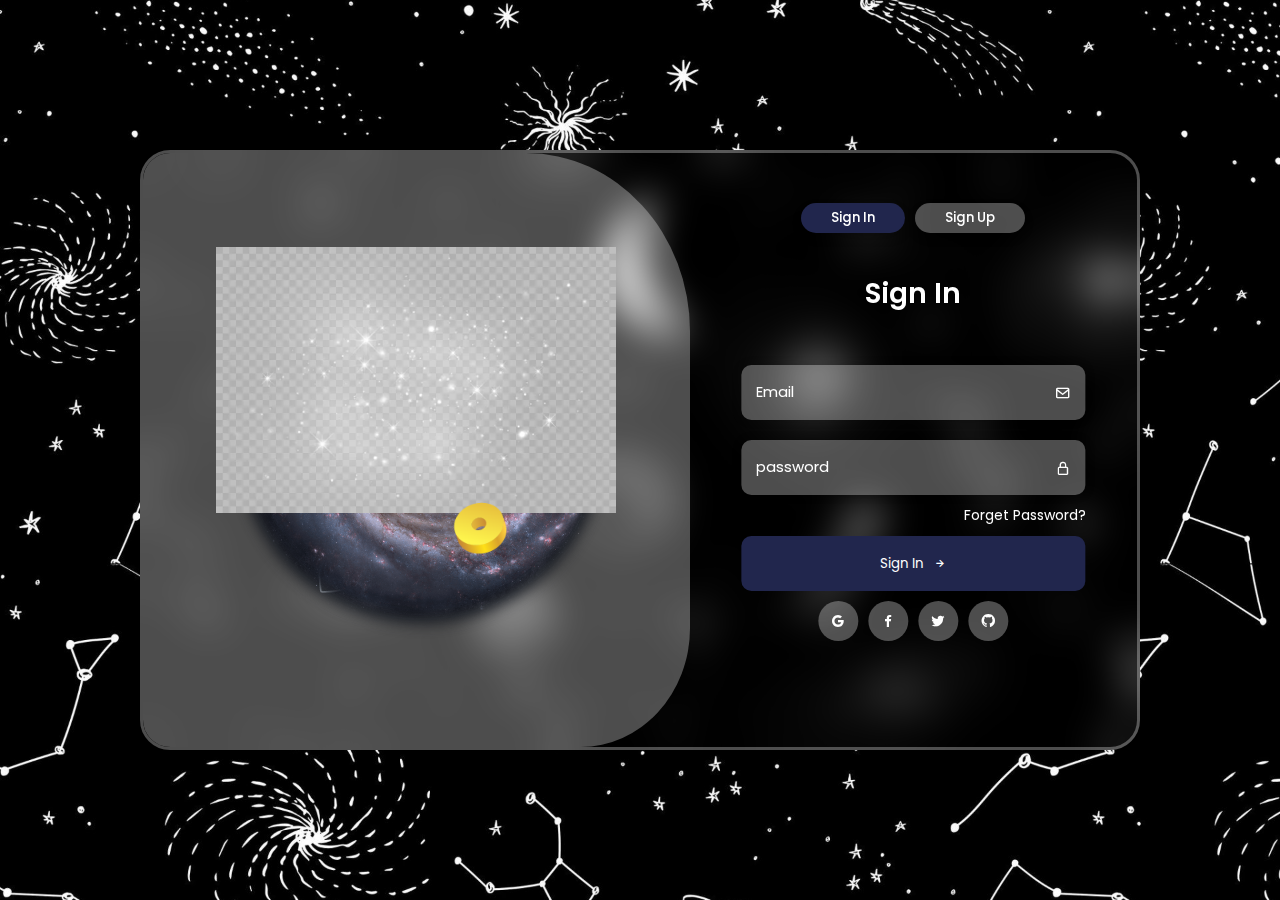
<file: Reg/index.html>
<!DOCTYPE html>
<html lang="en">
<head>
    <meta charset="UTF-8">
    <meta name="viewport" content="width=device-width, initial-scale=1.0">
    <title>Login & Register</title>
    <!-- BOXICONS -->
    <link href='https://unpkg.com/boxicons@2.1.4/css/boxicons.min.css' rel='stylesheet'>
    <!-- STYLE -->
    <link rel="stylesheet" href="../Reg/css/style.css">
</head>
<body>
    <!-- Form Container -->
    <div class="form-container">
        <div class="col col-1">
            <div class="image-layer">
                <img src="../Reg/img/white-outline.png" class="form-image-main">
                <img src="../Reg/img/dots.png" class="form-image dots" >
                <img src="../Reg/img/coin.png" class="form-image coin" >
                <img src="../Reg/img/spring.png" class="form-image spring">
                <img src="../Reg/img/mp-no-bg.png" class="form-image rocket">
                <img src="../Reg/img/cloud.png" class="form-image cloud" >
                <img src="../Reg/img/ые-тщ-ип.jpg" class="form-image stars">
                
            </div>
        </div>
        <div class="col col-2">
            
            <!-- Login Form Container -->
            <div class="form-buttons">
                <button class="btn btn1" id="login">Sign In</button>
                <button class="btn btn2" id="register">Sign Up</button>
            </div>
            <div class="login-form">
                <div class="form-title">
                    <span>Sign In</span>
                </div>
                <!-- & SIGN IN INPUTSSS -->
                <div class="form-inputs">
                    <div class="input-box">
                        <input type="email" class="input-field" id="username_login"  placeholder="Email" required>
                        <i class="bx bx-envelope icon"></i>
                    </div>
                    <div class="input-box">
                        <input type="password" class="input-field" id="password_login" placeholder="password" required>
                        <i class="bx bx-lock-alt icon"></i>
                    </div>
                    <!-- & END SIGN IN INPUTSSS -->
                    <div class="forget-pass">
                        <a href="#">Forget Password?</a>
                    </div>
                    
                    <div class="input-box">
                        <button class="input-submit" id="_signIn">
                            <span>Sign In</span>
                            <i class="bx bx-right-arrow-alt"></i>
                        </button>
                    </div>
                </div>
                <div class="social-login">
                    <i class="bx bxl-google"></i>
                    <i class="bx bxl-facebook"></i>
                    <i class="bx bxl-twitter"></i>
                    <i class="bx bxl-github"></i>
                </div>
               
            </div>
        <!-- Register Form Container -->
        <div class="register-form">
            <div class="form-title">
                <span>Create an Account</span>
            </div>
             <!--^ START focus on inputs === Register ==== -->
            <div class="form-inputs">
                
                <div class="input-box">
                    <input type="text" class="input-field" id="signupName" placeholder="Name" required>
                    <i class="bx bx-user icon"></i>
                    </div>
                        <div class="input-box">
                            <input type="email" id="signupEmail" class="input-field" id="email" placeholder="Email" required>
                            <i class="bx bx-envelope icon"></i>
                        </div>
                
                <div class="input-box">
                    <input type="password" class="input-field"  id="signupPassword" placeholder="password" required>
                    <i class="bx bx-lock-alt icon"></i>
                </div>
                <!--^ END focus on inputs -->
               
                <div class="input-box">
                    <button class="input-submit" id="_signUp">
                        <span>Sign Up</span>
                        <i class="bx bx-right-arrow-alt"></i>
                    </button>
                </div>
            </div>
            <div class="social-login">
                <i class="bx bxl-google"></i>
                <i class="bx bxl-facebook"></i>
                <i class="bx bxl-twitter"></i>
                <i class="bx bxl-github"></i>
            </div>
        </div>
            </div>
            </div>
 
           

    <!-- JS -->
    <script src="../Reg/js/main.js"></script>
</body>
</html>
</file>
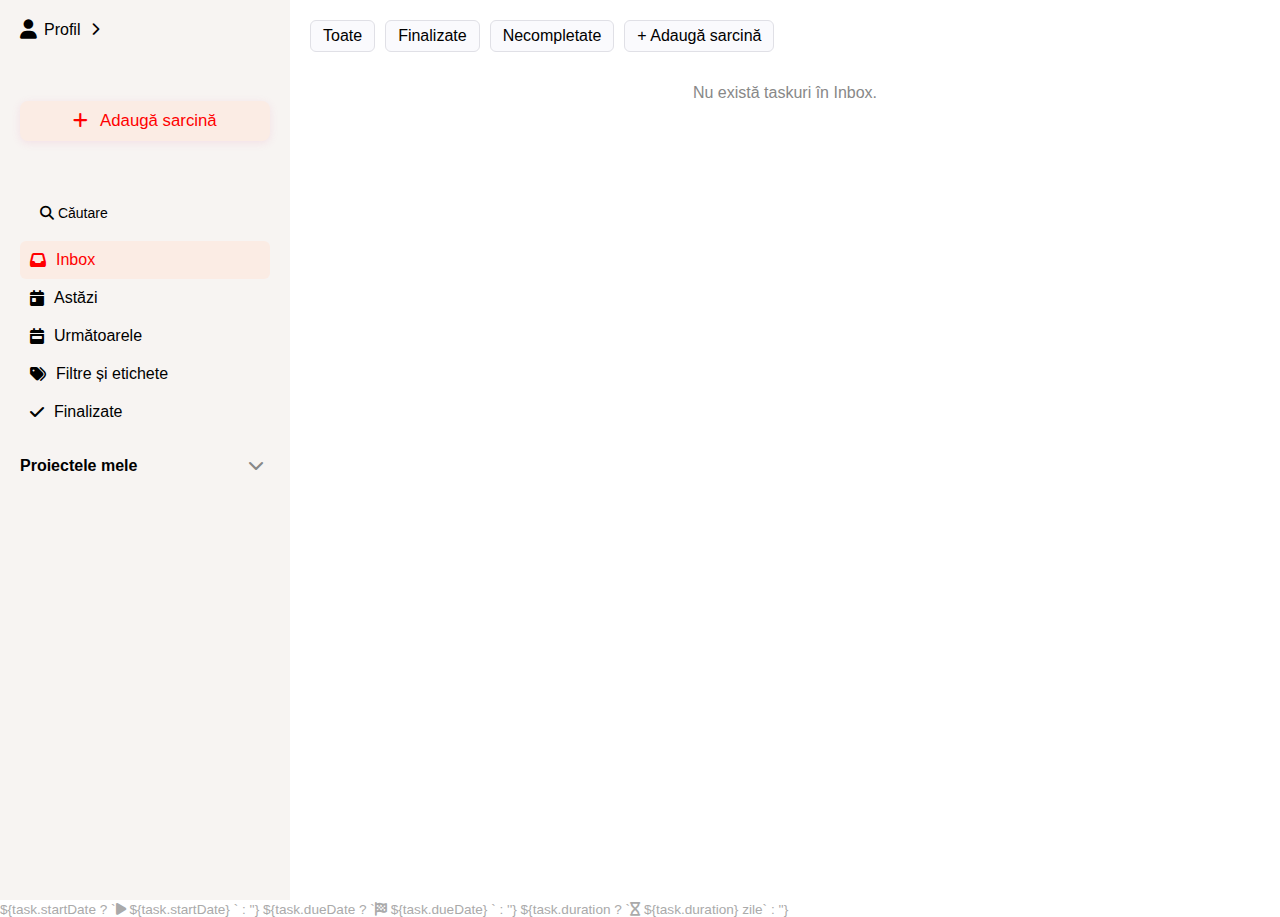
<file: test.html>
<!DOCTYPE html>
<html lang="ro">
<head>
  <meta charset="UTF-8" />
  <meta name="viewport" content="width=device-width, initial-scale=1.0" />
  <title>Inbox sarcini</title>
  <link rel="stylesheet" href="test.css" />
  <link rel="stylesheet" href="https://cdnjs.cloudflare.com/ajax/libs/font-awesome/6.5.0/css/all.min.css">
</head>
<body>
  <div class="app">
    <aside class="sidebar">
      <div class="user-info">User-info</div>
      <div class="toggle-mode">
        <label class="switch">
          <input type="checkbox" id="darkmode" />
          
        </label>
      </div>
      <button class="add-task"><i class="fa-solid fa-plus"></i> Adaugă sarcină</button>
      <nav>
        <ul>
          <li><button class="search-button"><i class="fa-solid fa-magnifying-glass"></i> Căutare</button></li>
          <li class="nav-item active" data-page="inbox"><i class="fa-solid fa-inbox"></i> Inbox</li>
          <li class="nav-item" data-page="today"><i class="fa-solid fa-calendar-day"></i> Astăzi</li>
          <li class="nav-item" data-page="upcoming"><i class="fa-solid fa-calendar-week"></i> Următoarele</li>
          <li class="nav-item" data-page="filters"><i class="fa-solid fa-tags"></i> Filtre și etichete</li>
          <li class="nav-item" data-page="done"><i class="fa-solid fa-check"></i> Finalizate</li>
        </ul>
      </nav>
      <div class="projects">
        <strong class="projects-header">
          Proiectele mele
          <button class="add-project" title="Adaugă proiect">
            <i class="fa-solid fa-plus"></i>
          </button>
          <button class="toggle-projects" aria-label="Ascunde proiecte">
            <i class="fa-solid fa-chevron-down"></i>
          </button>
        </strong>
        <ul class="projects-list"></ul>
      </div>
    </aside>
    <main class="main-view"></main>
  </div>
  <div class="search-popup hidden">
    <div class="search-header">
      <input type="text" placeholder="Introdu denumirea sarcinii..." />
    </div>
    <div class="recent-opened">
      <h4>Deschise recent</h4>
      <ul class="recent-list"></ul>
    </div>
  </div>
  <div id="add-project-modal" class="modal hidden">
    <div class="modal-content">
      <h3>Adăugare proiect</h3>
      <form id="add-project-form">
        <div class="form-group">
          <label for="project-name">Denumire proiect</label>
          <input type="text" id="project-name" required autocomplete="off" />
        </div>
        <div class="form-group">
          <label for="project-color">Culoare</label>
          <select id="project-color">
            <option value="#e06c9f" style="color:#e06c9f;">Roz</option>
            <option value="#2196f3" style="color:#2196f3;">Albastru</option>
            <option value="#43a047" style="color:#43a047;">Verde</option>
            <option value="#ffb300" style="color:#ffb300;">Galben</option>
            <option value="#c62828" style="color:#c62828;">Roșu</option>
          </select>
        </div>
        <div class="form-group preview" id="project-preview">
          <span class="color-box" id="preview-color">#</span>
          <span id="preview-name"></span>
        </div>
        <div class="form-actions">
          <button type="button" id="cancel-project" class="cancel-btn">Anulează</button>
          <button type="submit" class="add-btn">Adaugă</button>
        </div>
      </form>
    </div>
  </div>
  <div class="task-dates" style="font-size:0.85em; color:#aaa; margin-top:2px;">
    ${task.startDate ? `<span><i class="fa fa-play"></i> ${task.startDate}</span> ` : ''}
    ${task.dueDate ? `<span><i class="fa fa-flag-checkered"></i> ${task.dueDate}</span> ` : ''}
    ${task.duration ? `<span><i class="fa fa-hourglass"></i> ${task.duration} zile</span>` : ''}
  </div>
  <script src="test.js"></script>
</body>
</html>
</file>
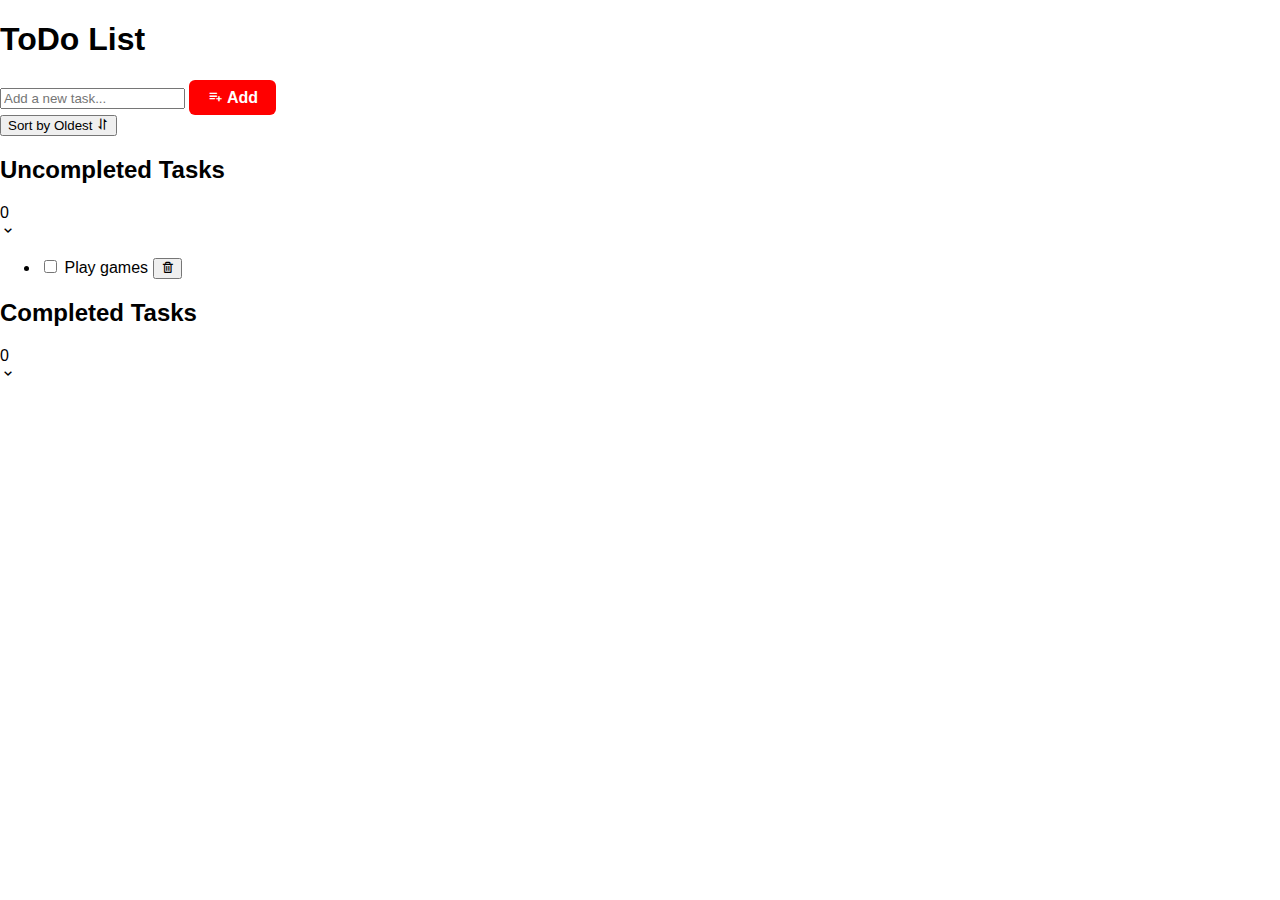
<file: ToDo test.html>
<!DOCTYPE html>
<html lang="en">
<head>
    <meta charset="UTF-8">
    <meta name="viewport" content="width=device-width, initial-scale=1.0">
    <title>Machet Todo List</title>
    <link rel="stylesheet" href="ToDo.css">
    <link href='https://unpkg.com/boxicons@2.1.4/css/boxicons.min.css' rel='stylesheet'>
</head>
<body>
    <div class="container">
        <div class="todo-title">
            <h1>ToDo List</h1>
        </div>
        
        <div class="input-section">
            <input type="text" id="todoInput" placeholder="Add a new task...">
            <button class="add-btn" onclick="addTodo()"><i class='bx bx-list-plus' ></i> Add</button>
        </div>

        <div class="sort-section">
            <button class="sort-button" onclick="toggleSort()">Sort by Oldest <i class='bx bx-sort' ></i></button>
        </div>

        <div class="todo-section">
            <div class="section-header active" onclick="toggleSection('uncompleted')">
                <div class="section-header-row">
                    <h2>Uncompleted Tasks</h2>
                    <span class="count" id="uncompleted-count">0</span>
                </div>
                <span class="chevron"><i class='bx bx-chevron-down' ></i></span>
            </div>
            <div class="section-content expanded" id="uncompleted-section">
                <ul id="uncompletedList">
                    <li class="todo-item">
                        <input type="checkbox" class="checkbox">
                        <span class="todo-text">Play games</span>
                        <button class="delete-btn"><i class='bx bx-trash' ></i></button>
                    </li>
                </ul>
            </div>
        </div>

        <div class="todo-section">
            <div class="section-header" onclick="toggleSection('completed')">
                <div class="section-header-row">
                    <h2>Completed Tasks</h2>
                    <span class="count" id="completed-count">0</span>
                </div>
                <span class="chevron"><i class='bx bx-chevron-down' ></i></span>
            </div>
            <div class="section-content" id="completed-section">
                <ul id="completedList"></ul>
            </div>
        </div>
    </div>

    <script src="ToDo.js"></script>
</body>
</html>
</file>
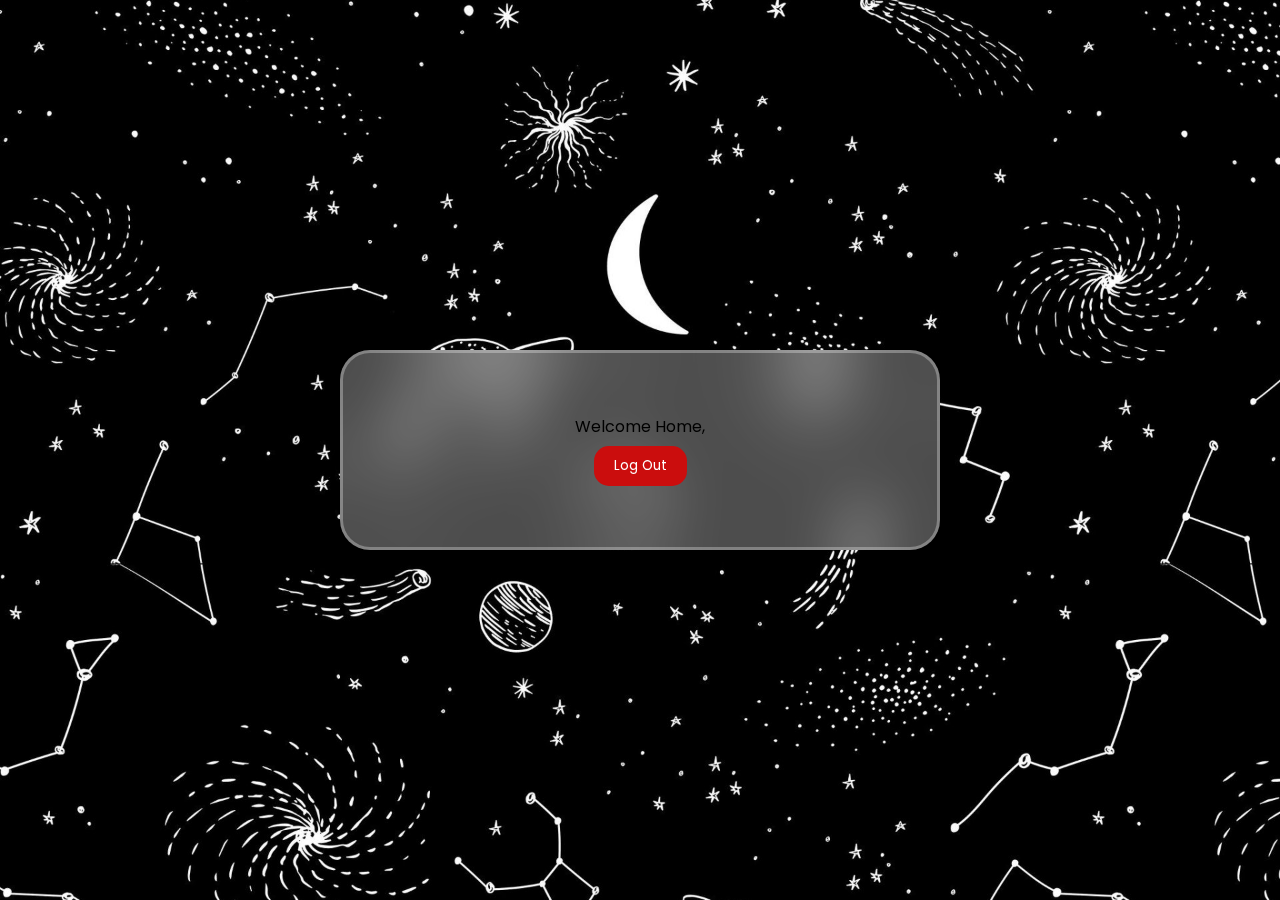
<file: Reg/home.html>
<!DOCTYPE html>
<html lang="en">
<head>
    <meta charset="UTF-8">
    <meta name="viewport" content="width=device-width, initial-scale=1.0">
    <title>Home</title>
     <!-- BOXICONS -->
     <link href='https://unpkg.com/boxicons@2.1.4/css/boxicons.min.css' rel='stylesheet'>
     <!-- STYLE -->
     <link rel="stylesheet" href="../Reg/css/home.css">
</head>
<body>
    <!-- Form Container -->
    <div class="form-container">
            
            <!-- Container -->
            
                <div class="form-title">
                <span>Welcome Home, </span>
                <h2 id="userID"> </h2>
                </div>
                <button class="signOut" id="logOut"> Log Out </button>
            </div>

            <script src="../Reg/js/home.js"></script>
</body>
</html>
</file>
<file: Reg/css/style.css>
/* POPPINS FONT */
@import url('https://fonts.googleapis.com/css2?family=Poppins:wght@400;500;600;700&display=swap');

/* ====== BASE ===== */
*{
    margin: 0;
    padding: 0;
    box-sizing: border-box;
    font-family: 'Poppins', sans-serif;
}
a{
    text-decoration: none;
    color: inherit;
}
:root{
    --main-box-shadow-3: rgba(255, 255, 255, 0.3);
    --main-box-shadow-2: rgba(255, 255, 255, 0.3);
    --main-box-shadow-0-2: rgba(0, 0, 0, 0.2);
    --main-white-color: #fff;
    --secondary-color: #21264D;
}
/* ====== Body ===== */
body{
    background-image: url(../img/1710916136_oir-mobi-61y1-p-fon-dlya-telegrama-8.jpg);
    background-position: center center;
    background-repeat: no-repeat;
    background-size: cover;
    background-attachment: fixed;
    min-height: 100vh;

    display: flex;
    justify-content: center;
    align-items: center;
}

/* ====== Form container ===== */
.form-container{
    display: flex;
    border: 3px solid var(--main-box-shadow-3);
    width: 1000px;
    height: 600px;
    border-radius: 30px;
    backdrop-filter: blur(20px);
    overflow: hidden;
}

/* ====== First Column ===== */
.col-1{
    display: flex;
    justify-content: center;
    align-items: center;
    flex-direction: column;
    width: 55%;
    background: var(--main-box-shadow-3);
    backdrop-filter: blur(30px);
    border-radius: 20px 30% 20% 20px;
    transition: border-radius 0.3s;
}
.col-1 .image-layer{
    position: relative;
}
.col-1 .form-image-main{
    width: 400px;
    animation: scale-up 3s ease-in-out alternate infinite ;

}
.col-1 .form-image{
    position: absolute;
    left: 0;
    width: 100%;
}
/* ====== Form Image Animation ===== */
.coin{
    animation: scale-down 3s ease-in-out alternate infinite ;
    z-index: 1;
}
.spring{
    animation: scale-down 3s ease-in-out alternate infinite ;
}
.dots{
    animation: scale-up 3s ease-in-out alternate infinite ;
}
.rocket{
    animation: up-down 3s ease-in-out alternate infinite ;
}
.cloud{
    animation: left-right 3s ease-in-out alternate infinite ;
}
.stars{
    animation: scale-down 3s ease-in-out alternate infinite ;
}

@keyframes left-right {
    to{
        transform: translateX(10px);
    }
}
@keyframes up-down {
    to{
        transform: translatey(10px);
    }
}
@keyframes scale-down {
    to{
        transform: scale(0.95);
    }
}
@keyframes scale-up {
    to{
        transform: scale(1.1);
    }
}
/* ====== Second Column ===== */
.col-2{
    position: relative;
    width: 45%;
    padding: 20px;
    overflow: hidden;
}
.form-buttons{
    display: flex;
    justify-content: center;
    align-items: center;
    gap: 10px;
    margin-top: 20px;
}
.btn{
    font-weight: 500;
    padding: 5px 30px;
    border: none;
    border-radius: 30px;
    background: var(--main-box-shadow-2);
    color: var(--main-white-color);
    box-shadow: 0 5px 10px var(--main-box-shadow-0-2);
    cursor: pointer;
    transition: 0.2s;
}
.btn1{
    background-color: var(--secondary-color);
}
.btn1:hover{
    opacity: 0.85;
}
/*  ======= Login Form ========  */
.login-form{
    position: absolute;
    left: 50%;
    transform: translateX(-50%);
    display: flex;
    justify-content: center;
    align-items: center;
    flex-direction: column;
    width: 100%;
    transition: 0.3s;
    padding: 0 4vw;
}
/*  ======= Register Form ========  */
.register-form{
    position: absolute;
    left: -50%;
    transform: translateX(-50%);
    display: flex;
    justify-content: center;
    align-items: center;
    flex-direction: column;
    width: 100%;
    transition: 0.3s;
    padding: 0 4vw;
}
.register-form .form-title{
    margin-block: 40px 20px;
}
.form-title{
    margin: 40px 0;
    color: var(--main-white-color);
    font-size: 28px;
    font-weight: 600;
}
.form-inputs{
    width: 100%;
}
.input-box{
    position: relative;
}
.input-field{
    width: 100%;
    height: 55px;
    padding: 0 15px;
    margin: 10px 0;
    color: var(--main-white-color);
    background: var(--main-box-shadow-2);
    border: none;
    border-radius: 10px;
    outline: none;
    backdrop-filter: blur(20px);
    position: relative;
    box-shadow: 0 0 10px var(--main-box-shadow-0-2);
}
::placeholder{
    color: var(--main-white-color);
    font-size: 15px;
}
.input-box .icon{
    position: absolute;
    top: 50%;
    right: 15px;
    transform: translateY(-50%);
    color: var(--main-white-color);
}
.forget-pass{
    display: flex;
    justify-content: right;
    gap: 5px;
}
.forget-pass a{
    color: var(--main-white-color);
    font-size: 14px;
}
.forget-pass a:hover{
    text-decoration: underline;
}
.input-submit{
    display: flex;
    justify-content: center;
    align-items: center;
    gap: 10px;
    width: 100%;
    cursor: pointer;
    height: 55px;
    padding: 0 15px;
    margin: 10px 0;
    color: var(--main-white-color);
    background-color: var(--secondary-color);
    border: none;
    border-radius: 10px;
    box-shadow: var(--main-box-shadow-2);
    transition: 0.3s;
}
.input-submit:hover{
    gap: 15px;
}
.social-login{
    display: flex;
    gap: 10px;
    color: var(--main-white-color);
    margin-bottom: 20px;
}
.social-login i{
    display: flex;
    justify-content: center;
    align-items: center;
    background-color: var(--main-box-shadow-2);
    cursor: pointer;
    height: 40px;
    width: 40px;
    border-radius: 50%;
    box-shadow: var(--main-box-shadow-0-2);
    transition: 0.2s;

}
.social-login i:hover{
    transform: scale(0.9);
}
.form-buttons{
    margin-top: 30px;
}

/*& error styling */
.error{
    color: rgb(255, 31, 31);
    font-weight: 500;
    display: flex;
    justify-content: center;
    
    
}
.succes{
    color: rgb(18, 242, 44);
    font-weight: 700;
    display: flex;
    justify-content: center;
    display: none;
}
/* ======== Responsive ======== */
@media (max-width: 892px){
    .form-container{
        width: 400px;
    }
    .col-1{
        display: none;
    }
    .col-2{
        width: 100%;
    }
}
</file>
<file: test.css>
body {
  margin: 0;
  font-family: Arial, sans-serif;
}

.app {
  display: flex;
  height: 100vh;
}

.sidebar {
  width: 250px;
  background: #f7f4f2;
  padding: 20px;
  display: flex;
  flex-direction: column;
  gap: 10px;
}

.sidebar ul {
  list-style: none;
  padding: 0;
}

.sidebar li {
  padding: 10px;
  border-radius: 8px;
  cursor: pointer;
  display: flex;
  align-items: center;
  gap: 10px;
}

.sidebar li:hover {
  background: #eee;
}

.sidebar li.active {
  background: #fbece4;
}

.add-task {
  position: relative;
  background: #fbece4;
  color: red;
  border: none;
  border-radius: 8px;
  padding: 10px 18px;
  font-size: 1.05em;
  font-weight: 500;
  margin: 18px 0 18px 0;
  cursor: pointer;
  box-shadow: 0 2px 8px #e06c9f22;
  transition: background 0.2s, transform 0.15s, box-shadow 0.2s;
  overflow: hidden;
}

.add-task:hover, .add-task:focus {
  background: red;
  color: #fff;
  transform: translateY(-3px) scale(1.06) rotate(-2deg);
  box-shadow: 0 6px 18px #e06c9f44;
}

.add-task i {
  margin-right: 7px;
  transition: transform 0.3s;
}

.add-task:hover i {
  transform: rotate(20deg) scale(1.2);
}

.add-inline,
.search-button {
  background: none;
  border: none;
  padding: 10px;
  font-size: 14px;
  cursor: pointer;
  text-align: left;
}

.main-view {
  flex-grow: 1;
  padding: 20px;
}

.task-list {
  list-style: none;
  padding: 0;
  margin: 0;
}

.task-item {
  display: flex;
  align-items: center;
  background: #fff;
  border-radius: 8px;
  margin-bottom: 10px;
  padding: 12px 16px;
  box-shadow: 0 2px 8px rgba(60,60,90,0.06);
  gap: 12px;
  position: relative;
}

.task-item.completed {
  opacity: 0.6;
  text-decoration: line-through;
}

.task-item.overdue {
  border-left: 4px solid #e06c9f;
  background: #fff0f6;
}

.task-title {
  flex: 1;
  font-size: 1.1rem;
  font-weight: 500;
}

.task-priority {
  padding: 2px 10px;
  border-radius: 6px;
  font-size: 0.9rem;
  margin-left: 8px;
}
.task-priority.low { background: #e0f7fa; color: #00796b; }
.task-priority.medium { background: #fff3e0; color: #f57c00; }
.task-priority.high { background: #ffebee; color: #c62828; }

.task-category {
  font-size: 0.85rem;
  color: #888;
  margin-left: 8px;
}

.task-actions button {
  background: none;
  border: none;
  cursor: pointer;
  margin-left: 8px;
  font-size: 1.1rem;
  color: #888;
  transition: color 0.2s;
}
.task-actions button:hover {
  color: #e06c9f;
}

.filter-bar {
  margin-bottom: 18px;
  display: flex;
  gap: 10px;
  align-items: center;
}

.filter-bar select, .filter-bar button {
  padding: 6px 12px;
  border-radius: 6px;
  border: 1px solid #e0e0e6;
  background: #fafafd;
  font-size: 1rem;
  cursor: pointer;
}

.filter-bar button.active {
  background: #e06c9f;
  color: #fff;
  border: none;
}

.search-popup {
  position: absolute;
  top: 80px;
  left: 50%;
  transform: translateX(-50%);
  width: 500px;
  background: white;
  box-shadow: 0 0 15px rgba(0,0,0,0.1);
  border-radius: 8px;
  padding: 15px;
  z-index: 999;
}

.search-popup input {
  width: 100%;
  padding: 10px;
  font-size: 14px;
  border-radius: 6px;
  border: 1px solid #ccc;
}

.hidden {
  display: none;
}

.recent-opened h4 {
  margin: 10px 0;
  font-weight: bold;
}

.recent-list li {
  padding: 5px 0;
  border-bottom: 1px solid #eee;
}

.task-overlay {
  position: fixed;
  top: 0; left: 0; right: 0; bottom: 0;
  background: rgba(30, 32, 37, 0.25);
  display: flex;
  align-items: center;
  justify-content: center;
  z-index: 1000;
}

.task-card {
  background: #fff;
  border-radius: 10px;
  box-shadow: 0 8px 32px rgba(60,60,90,0.12);
  padding: 2.5rem 2rem 1.5rem 2rem;
  min-width: 340px;
  max-width: 95vw;
  margin-top: 40px;
  font-family: 'Segoe UI', 'Roboto', Arial, sans-serif;
  display: flex;
  flex-direction: column;
  gap: 1.2rem;
  position: relative;
}

.title-input {
  font-size: 1.3rem;
  font-weight: bold;
  border: none;
  outline: none;
  background: transparent;
  margin-bottom: 0.5rem;
}

.description-input {
  border: none;
  outline: none;
  resize: none;
  height: 70px;
  font-size: 1rem;
  background: #f7f7fa;
  border-radius: 6px;
  padding: 0.7rem 1rem;
}

.form-buttons {
  display: flex;
  gap: 0.7rem;
  margin-bottom: 0.5rem;
}
.form-buttons button {
  background: #fff;
  border: 1px solid #e0e0e6;
  border-radius: 7px;
  padding: 0.5rem 0.7rem;
  font-size: 1.1rem;
  color: #6d6d7a;
  cursor: pointer;
  transition: border 0.2s;
}
.form-buttons button:hover {
  border: 1.5px solid #e06c9f;
  color: #e06c9f;
}

.form-bottom {
  display: flex;
  justify-content: space-between;
  align-items: flex-end;
  margin-top: 1.2rem;
}

.priority-select, .category-select {
  border: 1px solid #e0e0e6;
  border-radius: 6px;
  padding: 0.4rem 0.8rem;
  font-size: 1rem;
  background: #fafafd;
  color: #444;
  outline: none;
  margin-right: 10px;
}

.form-actions {
  display: flex;
  gap: 0.7rem;
}

.cancel-btn {
  background: #f3f3f5;
  color: #444;
  border: none;
  border-radius: 6px;
  padding: 0.5rem 1.1rem;
  font-size: 1rem;
  cursor: pointer;
  transition: background 0.2s;
}
.cancel-btn:hover {
  background: #e0e0e6;
}

.add-btn {
  background: red;
  color: #fff;
  border: none;
  border-radius: 6px;
  padding: 0.5rem 1.1rem;
  font-size: 1rem;
  font-weight: bold;
  cursor: pointer;
  transition: background 0.2s;
}
.add-btn:hover {
  background: #b30000;
}

body.dark {
  background: #181824;
  color: #e0e6f0;
}
body.dark .sidebar {
  background: #1a1d2a;
  color: #e0e6f0;
}
body.dark .main-view {
  background: #181824;
  color: #e0e6f0;
}
body.dark .task-item {
  background: #23243a;
  color: #e0e6f0;
}
body.dark .sidebar li.active {
  color: #fff;
  background: #23243a;
}
body.dark .search-popup input {
  background: #181824;
  color: #e0e6f0;
  border-color: #444;
}

body.dark .add-task {
  color: #e0e6f0;
  background-color: #181824;
}

body.dark .add-task i,
body.dark .add-inline i {
  color: #e0e6f0;
}

body.dark .sidebar li:hover {
  background: #23243a;
  color: #fff;
}

body.dark .search-popup {
  background: #23243a;
  color: #e0e6f0;
  box-shadow: 0 0 15px rgba(0,0,0,0.5);
}

body.dark .task-card {
  background: #23243a;
  color: #e0e6f0;
  box-shadow: 0 8px 32px rgba(0,0,0,0.35);
}

body.dark .form-buttons button,
body.dark .form-actions button,
body.dark .priority-select,
body.dark .category-select {
  background: #181824;
  color: #e0e6f0;
  border-color: #444;
}

body.dark .task-priority.low { background: #1de9b6; color: #004d40; }
body.dark .task-priority.medium { background: #ffb74d; color: #fff3e0; }
body.dark .task-priority.high { background: #e57373; color: #fff; }

body.dark .search-button {
  color: #e0e6f0;
  background: none; /* fără fundal */
}

/* Switch dark mode */
.switch {
  position: relative;
  display: inline-block;
  width: 44px;
  height: 24px;
  vertical-align: middle;
}
.switch input {
  opacity: 0;
  width: 0;
  height: 0;
}
.slider {
  position: absolute;
  cursor: pointer;
  top: 0; left: 0; right: 0; bottom: 0;
  background-color: #ccc;
  transition: .3s;
  border-radius: 24px;
}
.slider:before {
  position: absolute;
  content: "";
  height: 18px;
  width: 18px;
  left: 3px;
  bottom: 3px;
  background-color: white;
  transition: .3s;
  border-radius: 50%;
}
.switch input:checked + .slider {
  background-color: #e06c9f;
}
.switch input:checked + .slider:before {
  transform: translateX(20px);
}

/* Projects list */
.projects-list.hidden {
  display: none;
}
.toggle-projects {
  background: none;
  border: none;
  cursor: pointer;
  margin-left: 8px;
  font-size: 1em;
  color: inherit;
  vertical-align: middle;
}
.toggle-projects i {
  transition: transform 0.2s;
}
.projects-list.hidden + .add-project {
  margin-top: 0;
}
/* Rotește săgeata când lista e ascunsă */
.projects-list.hidden ~ .toggle-projects i,
.toggle-projects.collapsed i {
  transform: rotate(-90deg);
}

.projects strong {
  display: flex;
  align-items: center;
  gap: 8px;
  position: relative;
}

.add-project {
  display: none;
  background: none;
  border: none;
  color: #e06c9f;
  cursor: pointer;
  font-size: 1em;
  margin-left: 8px;
  transition: color 0.2s;
}

.projects:hover .add-project {
  display: inline-block;
}

.add-project:hover {
  color: #b04a7c;
}

.modal {
  position: fixed;
  top: 0; left: 0; right: 0; bottom: 0;
  background: rgba(30,32,37,0.25);
  display: flex;
  align-items: center;
  justify-content: center;
  z-index: 2000;
}
.modal.hidden {
  display: none;
}
.modal-content {
  background: #fff;
  border-radius: 10px;
  box-shadow: 0 8px 32px rgba(60,60,90,0.12);
  padding: 2rem 2rem 1.5rem 2rem;
  min-width: 320px;
  max-width: 95vw;
  font-family: 'Segoe UI', 'Roboto', Arial, sans-serif;
  display: flex;
  flex-direction: column;
  gap: 1.2rem;
  position: relative;
}
body.dark .modal-content {
  background: #23243a;
  color: #e0e6f0;
}
.form-group {
  margin-bottom: 1.2rem;
  display: flex;
  flex-direction: column;
  align-items: flex-start;
  gap: 6px;
}
.form-group label {
  font-size: 1em;
  font-weight: 500;
  color: #555;
  margin-bottom: 2px;
}
body.dark .form-group label {
  color: #e0e6f0;
}
.form-group input,
.form-group select {
  width: 100%;
  padding: 8px 12px;
  border: 1px solid #d1d5db;
  border-radius: 6px;
  font-size: 1em;
  background: #fafbfc;
  color: #222;
  transition: border 0.2s, box-shadow 0.2s;
  outline: none;
}
.form-group input:focus,
.form-group select:focus {
  border-color: #2196f3;
  box-shadow: 0 0 0 2px #2196f322;
}
body.dark .form-group input,
body.dark .form-group select {
  background: #23243a;
  color: #e0e6f0;
  border: 1px solid #444;
}
.form-group.preview {
  flex-direction: row;
  align-items: center;
  gap: 10px;
  margin-top: 0.5rem;
  font-size: 1.1em;
}
.form-group.preview {
  margin-top: 1rem;
  font-size: 1.1rem;
  gap: 0;
}
.color-box {
  display: inline-block;
  width: 28px;
  height: 28px;
  border-radius: 6px;
  background: #e06c9f;
  color: #fff;
  font-weight: bold;
  text-align: center;
  line-height: 28px;
  margin-right: 10px;
  font-size: 1.1rem;
  transition: background 0.2s;
}
body.dark .color-box {
  color: #fff;
}
#project-preview {
  margin-left: 0;
}

.nav-item.active {
  background: black;   /* albastru foarte deschis, vizibil pe alb */
  color: red;        /* albastru închis pentru text */
  border-radius: 6px;
}

.user-info .profile-menu {
  transition: box-shadow 0.2s;
}
.user-info .profile-toggle.collapsed i {
  transform: rotate(-180deg);
  transition: transform 0.2s;
}

.projects-header {
  position: relative;
  display: block;
  padding-right: 36px; /* spațiu pentru săgeată */
}

.projects-header .add-project {
  position: static;
  margin-left: 8px;
  vertical-align: middle;
}

.projects-header .toggle-projects {
  position: absolute;
  right: 0;
  top: 50%;
  transform: translateY(-50%);
  background: none;
  border: none;
  cursor: pointer;
  padding: 0 6px;
  font-size: 1em;
  color: #888;
  transition: color 0.2s;
}

.project-select {
  background: #f7f7fa;
  color: #333;
  border: 1.5px solid #bbb;
  border-radius: 6px;
  padding: 7px 12px;
  font-size: 1em;
  font-weight: 500;
  outline: none;
  transition: border 0.2s, box-shadow 0.2s;
  margin-left: 10px;
  cursor: pointer;
  box-shadow: 0 1px 4px #bbb2;
}

.project-select:focus,
.project-select:hover {
  border-color: #888;
  box-shadow: 0 2px 8px #bbb3;
  background: #f0f0f0;
}

body.dark .project-select {
  background: #23243a;
  color: #e0e6f0;
  border-color: #444;
}

body.dark .profile-menu {
  background: #fff !important;
  color: #222 !important;
}
body.dark .profile-menu * {
  color: #222 !important;
}

.search-header input {
  font-size: 0.9em;
  width: 96%;
}
</file>
<file: ToDo.css>
body {
  margin: 0;
  font-family: Arial, sans-serif;
}

.app {
  display: flex;
  height: 100vh;
}

.sidebar {
  width: 250px;
  background: #f7f4f2;
  padding: 20px;
  display: flex;
  flex-direction: column;
  gap: 10px;
}

.sidebar ul {
  list-style: none;
  padding: 0;
}

.sidebar li {
  padding: 10px;
  border-radius: 8px;
  cursor: pointer;
  display: flex;
  align-items: center;
  gap: 10px;
}

.sidebar li:hover {
  background: #eee;
}

.sidebar li.active {
  background: #fbece4;
}

.add-task {
  position: relative;
  background: #fbece4;
  color: red;
  border: none;
  border-radius: 8px;
  padding: 10px 18px;
  font-size: 1.05em;
  font-weight: 500;
  margin: 18px 0 18px 0;
  cursor: pointer;
  box-shadow: 0 2px 8px #e06c9f22;
  transition: background 0.2s, transform 0.15s, box-shadow 0.2s;
  overflow: hidden;
}

.add-task:hover, .add-task:focus {
  background: red;
  color: #fff;
  transform: translateY(-3px) scale(1.06) rotate(-2deg);
  box-shadow: 0 6px 18px #e06c9f44;
}

.add-task i {
  margin-right: 7px;
  transition: transform 0.3s;
}

.add-task:hover i {
  transform: rotate(20deg) scale(1.2);
}

.add-inline,
.search-button {
  background: none;
  border: none;
  padding: 10px;
  font-size: 14px;
  cursor: pointer;
  text-align: left;
}

.main-view {
  flex-grow: 1;
  padding: 20px;
}

.task-list {
  list-style: none;
  padding: 0;
  margin: 0;
}

.task-item {
  display: flex;
  align-items: center;
  background: #fff;
  border-radius: 8px;
  margin-bottom: 10px;
  padding: 12px 16px;
  box-shadow: 0 2px 8px rgba(60,60,90,0.06);
  gap: 12px;
  position: relative;
}

.task-item.completed {
  opacity: 0.6;
  text-decoration: line-through;
}

.task-item.overdue {
  border-left: 4px solid #e06c9f;
  background: #fff0f6;
}

.task-title {
  flex: 1;
  font-size: 1.1rem;
  font-weight: 500;
}

.task-priority {
  padding: 2px 10px;
  border-radius: 6px;
  font-size: 0.9rem;
  margin-left: 8px;
}
.task-priority.low { background: #e0f7fa; color: #00796b; }
.task-priority.medium { background: #fff3e0; color: #f57c00; }
.task-priority.high { background: #ffebee; color: #c62828; }

.task-category {
  font-size: 0.85rem;
  color: #888;
  margin-left: 8px;
}

.task-actions button {
  background: none;
  border: none;
  cursor: pointer;
  margin-left: 8px;
  font-size: 1.1rem;
  color: #888;
  transition: color 0.2s;
}
.task-actions button:hover {
  color: #e06c9f;
}

.filter-bar {
  margin-bottom: 18px;
  display: flex;
  gap: 10px;
  align-items: center;
}

.filter-bar select, .filter-bar button {
  padding: 6px 12px;
  border-radius: 6px;
  border: 1px solid #e0e0e6;
  background: #fafafd;
  font-size: 1rem;
  cursor: pointer;
}

.filter-bar button.active {
  background: #e06c9f;
  color: #fff;
  border: none;
}

.search-popup {
  position: absolute;
  top: 80px;
  left: 50%;
  transform: translateX(-50%);
  width: 500px;
  background: white;
  box-shadow: 0 0 15px rgba(0,0,0,0.1);
  border-radius: 8px;
  padding: 15px;
  z-index: 999;
}

.search-popup input {
  width: 100%;
  padding: 10px;
  font-size: 14px;
  border-radius: 6px;
  border: 1px solid #ccc;
}

.hidden {
  display: none;
}

.recent-opened h4 {
  margin: 10px 0;
  font-weight: bold;
}

.recent-list li {
  padding: 5px 0;
  border-bottom: 1px solid #eee;
}

.task-overlay {
  position: fixed;
  top: 0; left: 0; right: 0; bottom: 0;
  background: rgba(30, 32, 37, 0.25);
  display: flex;
  align-items: center;
  justify-content: center;
  z-index: 1000;
}

.task-card {
  background: #fff;
  border-radius: 10px;
  box-shadow: 0 8px 32px rgba(60,60,90,0.12);
  padding: 2.5rem 2rem 1.5rem 2rem;
  min-width: 340px;
  max-width: 95vw;
  margin-top: 40px;
  font-family: 'Segoe UI', 'Roboto', Arial, sans-serif;
  display: flex;
  flex-direction: column;
  gap: 1.2rem;
  position: relative;
}

.title-input {
  font-size: 1.3rem;
  font-weight: bold;
  border: none;
  outline: none;
  background: transparent;
  margin-bottom: 0.5rem;
}

.description-input {
  border: none;
  outline: none;
  resize: none;
  height: 70px;
  font-size: 1rem;
  background: #f7f7fa;
  border-radius: 6px;
  padding: 0.7rem 1rem;
}

.form-buttons {
  display: flex;
  gap: 0.7rem;
  margin-bottom: 0.5rem;
}
.form-buttons button {
  background: #fff;
  border: 1px solid #e0e0e6;
  border-radius: 7px;
  padding: 0.5rem 0.7rem;
  font-size: 1.1rem;
  color: #6d6d7a;
  cursor: pointer;
  transition: border 0.2s;
}
.form-buttons button:hover {
  border: 1.5px solid #e06c9f;
  color: #e06c9f;
}

.form-bottom {
  display: flex;
  justify-content: space-between;
  align-items: flex-end;
  margin-top: 1.2rem;
}

.priority-select, .category-select {
  border: 1px solid #e0e0e6;
  border-radius: 6px;
  padding: 0.4rem 0.8rem;
  font-size: 1rem;
  background: #fafafd;
  color: #444;
  outline: none;
  margin-right: 10px;
}

.form-actions {
  display: flex;
  gap: 0.7rem;
}

.cancel-btn {
  background: #f3f3f5;
  color: #444;
  border: none;
  border-radius: 6px;
  padding: 0.5rem 1.1rem;
  font-size: 1rem;
  cursor: pointer;
  transition: background 0.2s;
}
.cancel-btn:hover {
  background: #e0e0e6;
}

.add-btn {
  background: red;
  color: #fff;
  border: none;
  border-radius: 6px;
  padding: 0.5rem 1.1rem;
  font-size: 1rem;
  font-weight: bold;
  cursor: pointer;
  transition: background 0.2s;
}
.add-btn:hover {
  background: #b30000;
}

body.dark {
  background: #181824;
  color: #e0e6f0;
}
body.dark .sidebar {
  background: #1a1d2a;
  color: #e0e6f0;
}
body.dark .main-view {
  background: #181824;
  color: #e0e6f0;
}
body.dark .task-item {
  background: #23243a;
  color: #e0e6f0;
}
body.dark .sidebar li.active {
  color: #fff;
  background: #23243a;
}
body.dark .search-popup input {
  background: #181824;
  color: #e0e6f0;
  border-color: #444;
}

body.dark .add-task {
  color: #e0e6f0;
  background-color: #181824;
}

body.dark .add-task i,
body.dark .add-inline i {
  color: #e0e6f0;
}

body.dark .sidebar li:hover {
  background: #23243a;
  color: #fff;
}

body.dark .search-popup {
  background: #23243a;
  color: #e0e6f0;
  box-shadow: 0 0 15px rgba(0,0,0,0.5);
}

body.dark .task-card {
  background: #23243a;
  color: #e0e6f0;
  box-shadow: 0 8px 32px rgba(0,0,0,0.35);
}

body.dark .form-buttons button,
body.dark .form-actions button,
body.dark .priority-select,
body.dark .category-select {
  background: #181824;
  color: #e0e6f0;
  border-color: #444;
}

body.dark .task-priority.low { background: #1de9b6; color: #004d40; }
body.dark .task-priority.medium { background: #ffb74d; color: #fff3e0; }
body.dark .task-priority.high { background: #e57373; color: #fff; }

body.dark .search-button {
  color: #e0e6f0;
  background: none; /* fără fundal */
}

/* Switch dark mode */
.switch {
  position: relative;
  display: inline-block;
  width: 44px;
  height: 24px;
  vertical-align: middle;
}
.switch input {
  opacity: 0;
  width: 0;
  height: 0;
}
.slider {
  position: absolute;
  cursor: pointer;
  top: 0; left: 0; right: 0; bottom: 0;
  background-color: #ccc;
  transition: .3s;
  border-radius: 24px;
}
.slider:before {
  position: absolute;
  content: "";
  height: 18px;
  width: 18px;
  left: 3px;
  bottom: 3px;
  background-color: white;
  transition: .3s;
  border-radius: 50%;
}
.switch input:checked + .slider {
  background-color: #e06c9f;
}
.switch input:checked + .slider:before {
  transform: translateX(20px);
}

/* Projects list */
.projects-list.hidden {
  display: none;
}
.toggle-projects {
  background: none;
  border: none;
  cursor: pointer;
  margin-left: 8px;
  font-size: 1em;
  color: inherit;
  vertical-align: middle;
}
.toggle-projects i {
  transition: transform 0.2s;
}
.projects-list.hidden + .add-project {
  margin-top: 0;
}
/* Rotește săgeata când lista e ascunsă */
.projects-list.hidden ~ .toggle-projects i,
.toggle-projects.collapsed i {
  transform: rotate(-90deg);
}

.projects strong {
  display: flex;
  align-items: center;
  gap: 8px;
  position: relative;
}

.add-project {
  display: none;
  background: none;
  border: none;
  color: #e06c9f;
  cursor: pointer;
  font-size: 1em;
  margin-left: 8px;
  transition: color 0.2s;
}

.projects:hover .add-project {
  display: inline-block;
}

.add-project:hover {
  color: #b04a7c;
}

.modal {
  position: fixed;
  top: 0; left: 0; right: 0; bottom: 0;
  background: rgba(30,32,37,0.25);
  display: flex;
  align-items: center;
  justify-content: center;
  z-index: 2000;
}
.modal.hidden {
  display: none;
}
.modal-content {
  background: #fff;
  border-radius: 10px;
  box-shadow: 0 8px 32px rgba(60,60,90,0.12);
  padding: 2rem 2rem 1.5rem 2rem;
  min-width: 320px;
  max-width: 95vw;
  font-family: 'Segoe UI', 'Roboto', Arial, sans-serif;
  display: flex;
  flex-direction: column;
  gap: 1.2rem;
  position: relative;
}
body.dark .modal-content {
  background: #23243a;
  color: #e0e6f0;
}
.form-group {
  margin-bottom: 1.2rem;
  display: flex;
  flex-direction: column;
  align-items: flex-start;
  gap: 6px;
}
.form-group label {
  font-size: 1em;
  font-weight: 500;
  color: #555;
  margin-bottom: 2px;
}
body.dark .form-group label {
  color: #e0e6f0;
}
.form-group input,
.form-group select {
  width: 100%;
  padding: 8px 12px;
  border: 1px solid #d1d5db;
  border-radius: 6px;
  font-size: 1em;
  background: #fafbfc;
  color: #222;
  transition: border 0.2s, box-shadow 0.2s;
  outline: none;
}
.form-group input:focus,
.form-group select:focus {
  border-color: #2196f3;
  box-shadow: 0 0 0 2px #2196f322;
}
body.dark .form-group input,
body.dark .form-group select {
  background: #23243a;
  color: #e0e6f0;
  border: 1px solid #444;
}
.form-group.preview {
  flex-direction: row;
  align-items: center;
  gap: 10px;
  margin-top: 0.5rem;
  font-size: 1.1em;
}
.form-group.preview {
  margin-top: 1rem;
  font-size: 1.1rem;
  gap: 0;
}
.color-box {
  display: inline-block;
  width: 28px;
  height: 28px;
  border-radius: 6px;
  background: #e06c9f;
  color: #fff;
  font-weight: bold;
  text-align: center;
  line-height: 28px;
  margin-right: 10px;
  font-size: 1.1rem;
  transition: background 0.2s;
}
body.dark .color-box {
  color: #fff;
}
#project-preview {
  margin-left: 0;
}

.nav-item.active {
  background: black;   /* albastru foarte deschis, vizibil pe alb */
  color: red;        /* albastru închis pentru text */
  border-radius: 6px;
}

.user-info .profile-menu {
  transition: box-shadow 0.2s;
}
.user-info .profile-toggle.collapsed i {
  transform: rotate(-180deg);
  transition: transform 0.2s;
}

.projects-header {
  position: relative;
  display: block;
  padding-right: 36px; /* spațiu pentru săgeată */
}

.projects-header .add-project {
  position: static;
  margin-left: 8px;
  vertical-align: middle;
}

.projects-header .toggle-projects {
  position: absolute;
  right: 0;
  top: 50%;
  transform: translateY(-50%);
  background: none;
  border: none;
  cursor: pointer;
  padding: 0 6px;
  font-size: 1em;
  color: #888;
  transition: color 0.2s;
}

.project-select {
  background: #f7f7fa;
  color: #333;
  border: 1.5px solid #bbb;
  border-radius: 6px;
  padding: 7px 12px;
  font-size: 1em;
  font-weight: 500;
  outline: none;
  transition: border 0.2s, box-shadow 0.2s;
  margin-left: 10px;
  cursor: pointer;
  box-shadow: 0 1px 4px #bbb2;
}

.project-select:focus,
.project-select:hover {
  border-color: #888;
  box-shadow: 0 2px 8px #bbb3;
  background: #f0f0f0;
}

body.dark .project-select {
  background: #23243a;
  color: #e0e6f0;
  border-color: #444;
}

body.dark .profile-menu {
  background: #fff !important;
  color: #222 !important;
}
body.dark .profile-menu * {
  color: #222 !important;
}

.search-header input {
  font-size: 0.9em;
  width: 96%;
}
</file>
<file: Reg/css/home.css>
/* POPPINS FONT */
@import url('https://fonts.googleapis.com/css2?family=Poppins:wght@400;500;600;700&display=swap');

/* ====== BASE ===== */
*{
    margin: 0;
    padding: 0;
    box-sizing: border-box;
    font-family: 'Poppins', sans-serif;
}
:root{
    --main-box-shadow-3: rgba(255, 255, 255, 0.3);
    --main-white-color: #fff;
}
/* ====== Body ===== */
body{
    background-image: url(../img/1710916136_oir-mobi-61y1-p-fon-dlya-telegrama-8.jpg);
    background-position: center center;
    background-repeat: no-repeat;
    background-size: cover;
    background-attachment: fixed;
    min-height: 100vh;

    display: flex;
    justify-content: center;
    align-items: center;
}

/* ====== Form container ===== */
.form-container{
    display: flex;
    justify-content: center;
    align-items: center;
    flex-direction: column;
    border: 3px solid var(--main-box-shadow-3);
    width: 600px;
    height: 200px;
    border-radius: 30px;
    backdrop-filter: blur(20px);
    background: var(--main-box-shadow-3);
    backdrop-filter: blur(30px);
    /* overflow: hidden; */
}
.form-title{
    display: flex;
    flex-direction: column;
    align-items: center;
    align-items: center;
}
.signOut{
    padding: 10px 20px;
    margin-top: 7px;
    color: white;
    background-color: #cb0d0d;
    border: none;
    border-radius: 15px;
    cursor: pointer;
}


/* ======== Responsive ======== */
@media (max-width: 892px){
    .form-container{
        width: 400px;
    }
    .col-1{
        display: none;
    }
    .col-2{
        width: 100%;
    }
}
</file>
